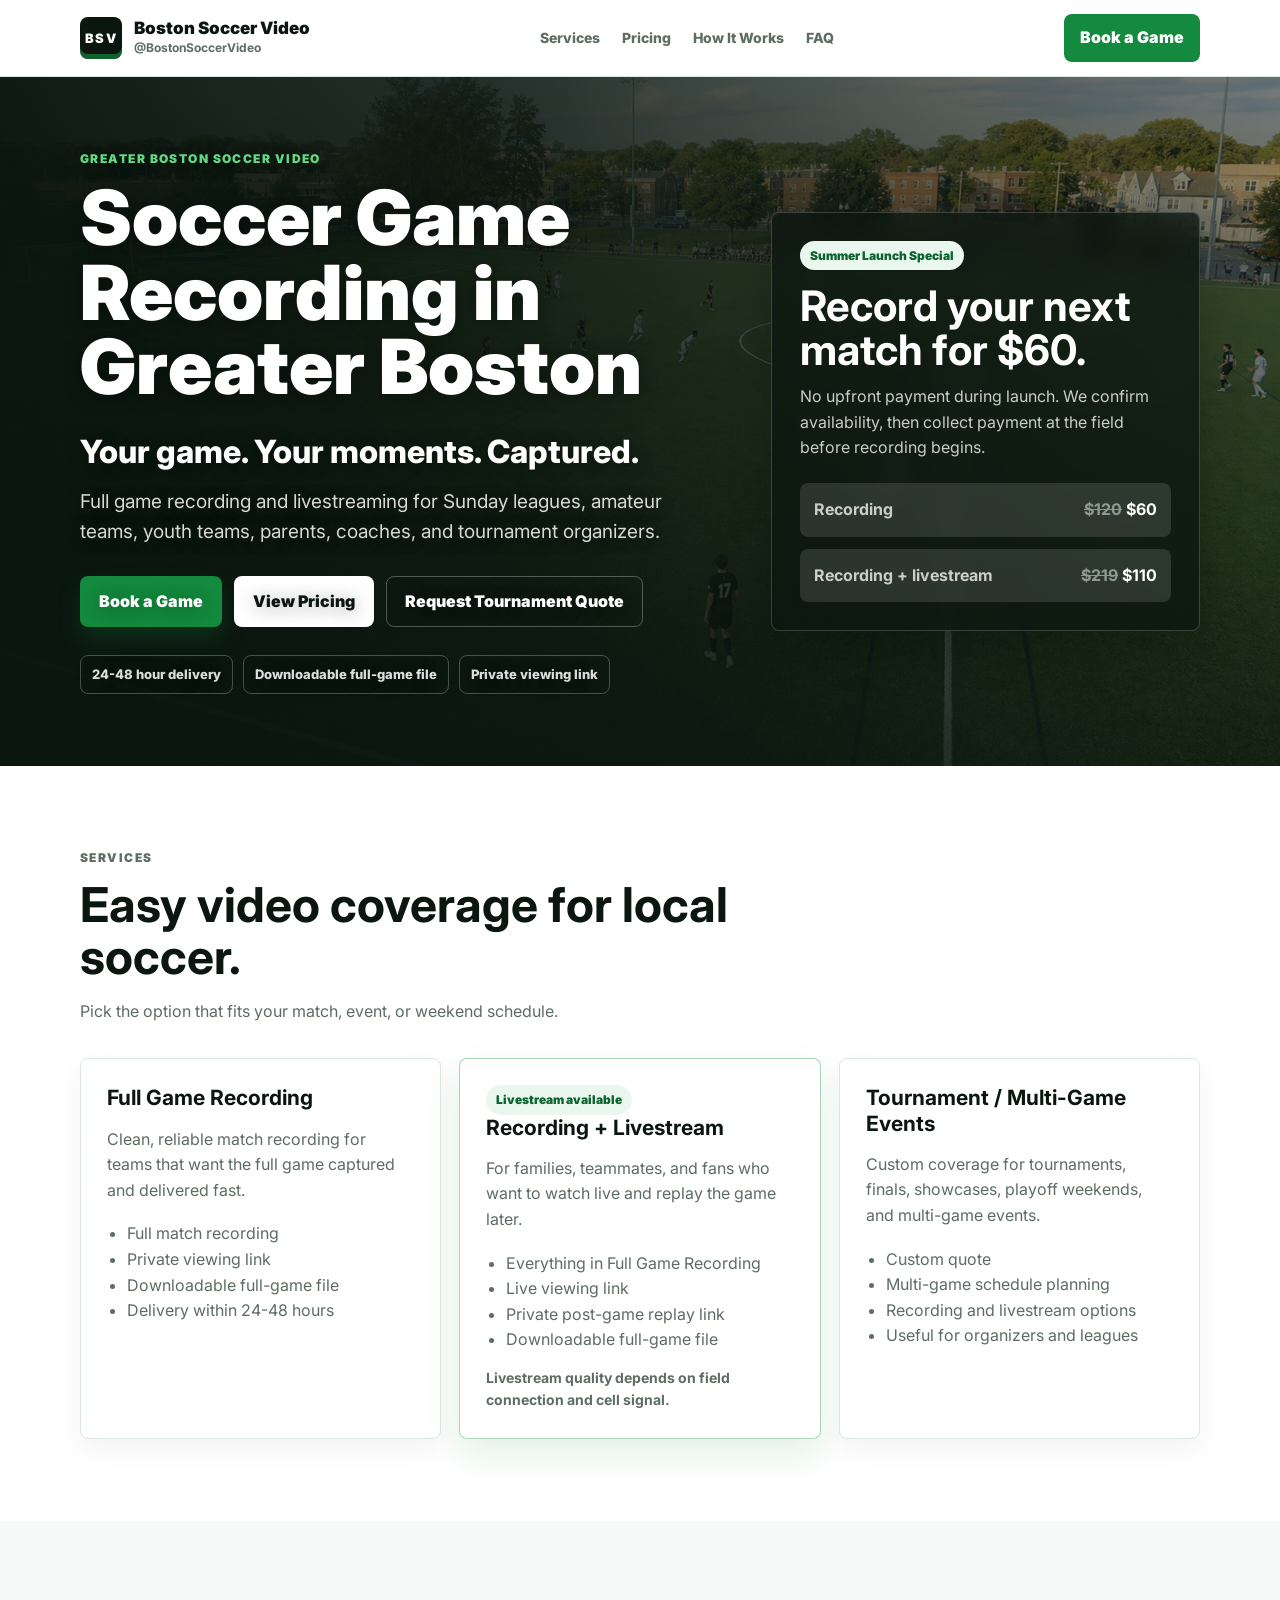
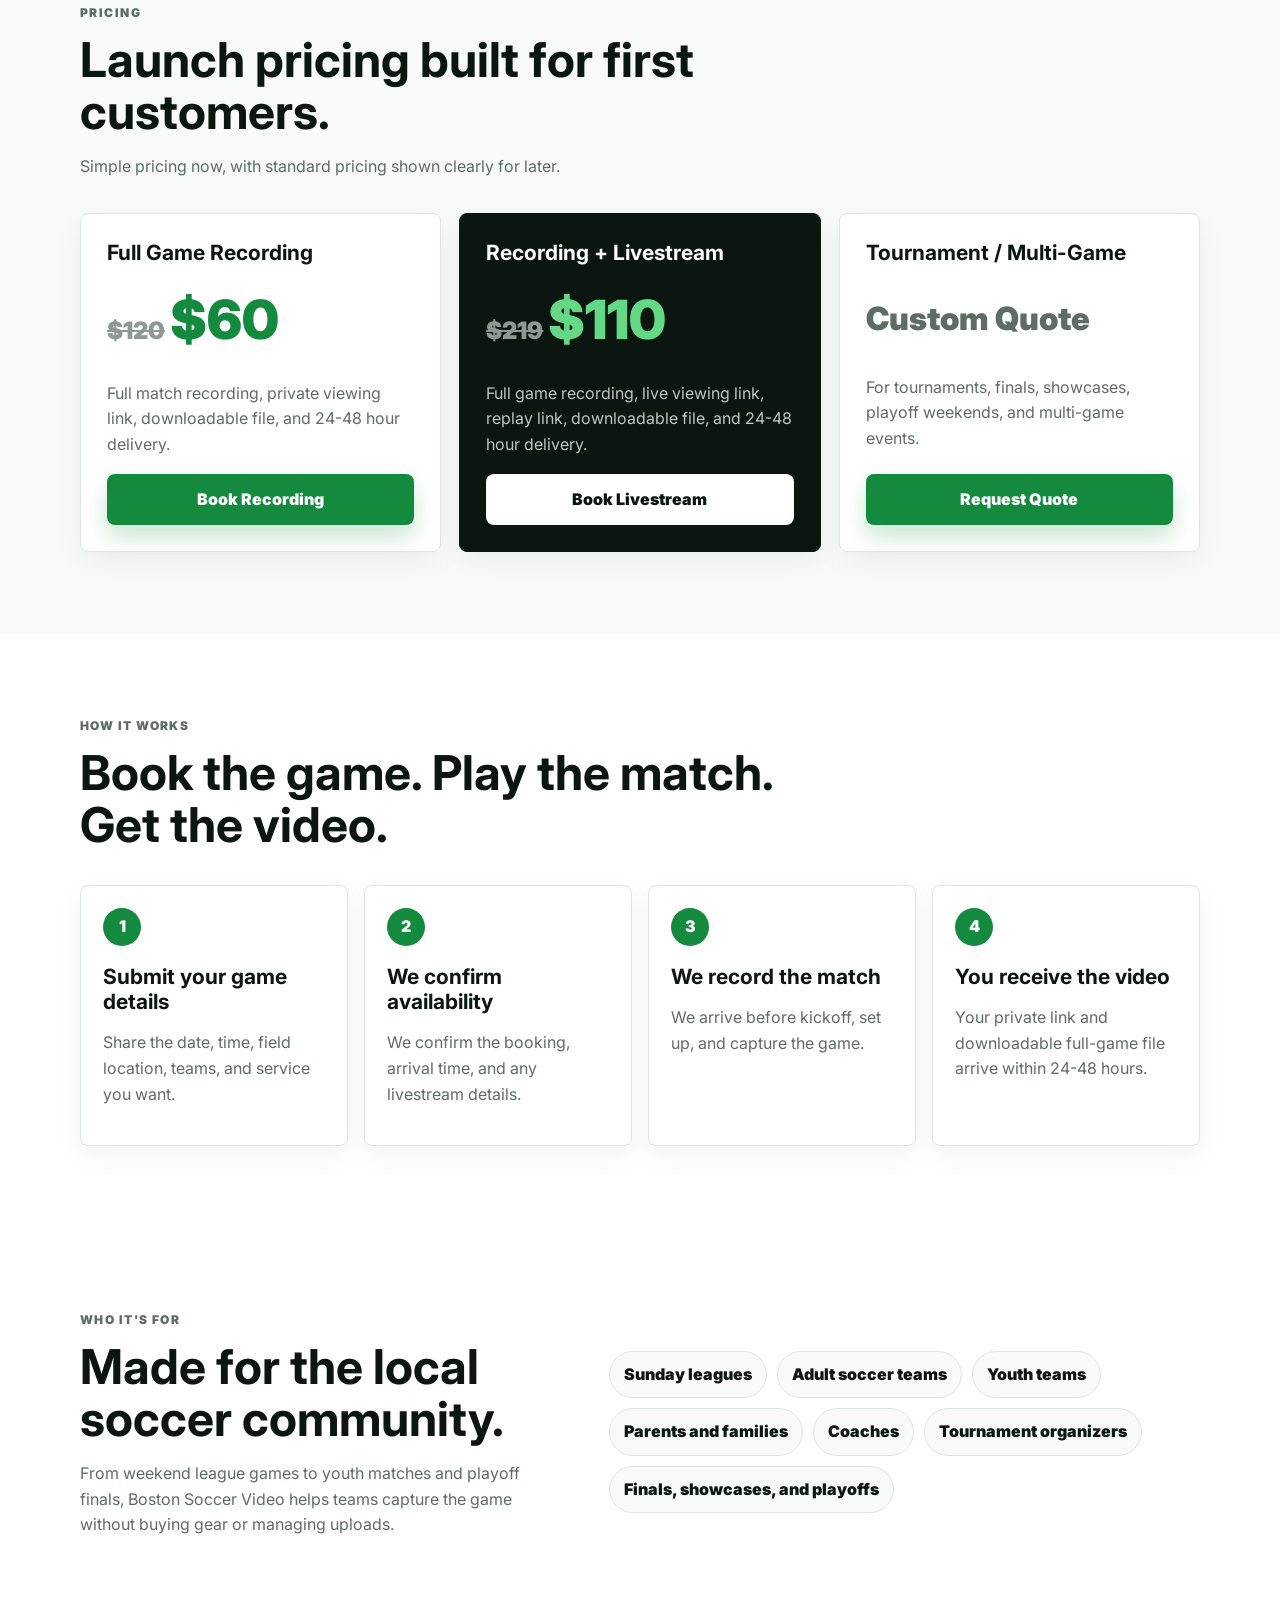
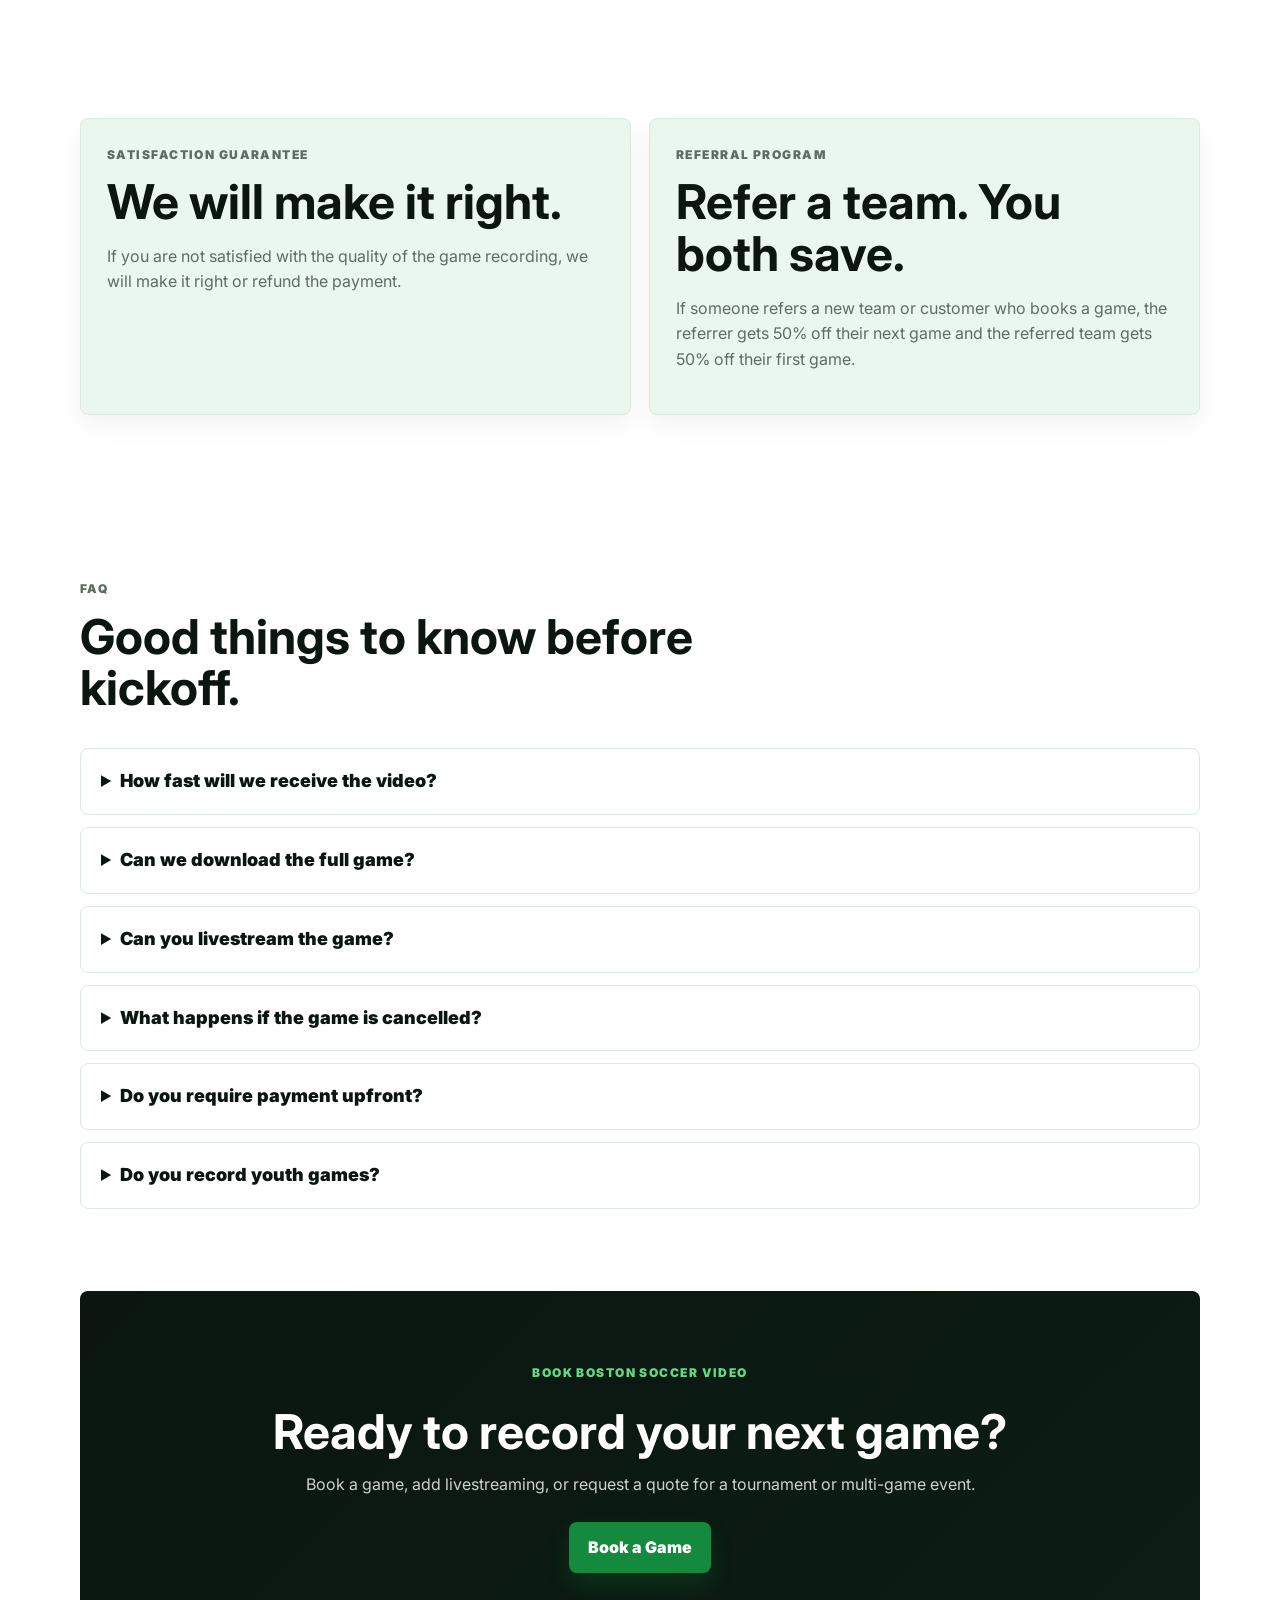
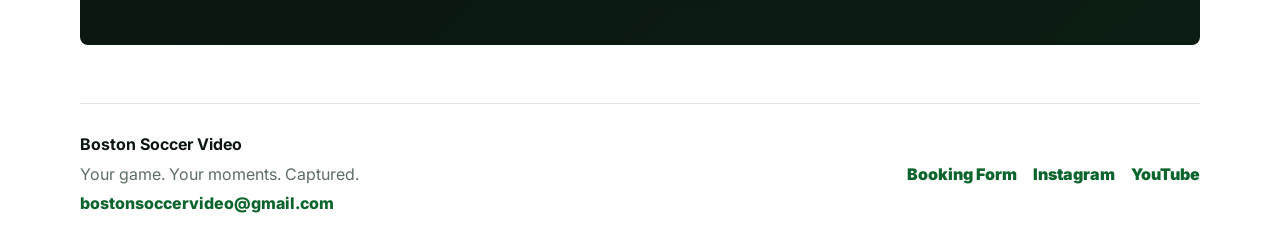
<file: index.html>
<!DOCTYPE html>
<html lang="en">
<head>
  <meta charset="UTF-8" />
  <meta name="viewport" content="width=device-width, initial-scale=1.0" />
  <title>Boston Soccer Video | Soccer Game Recording in Greater Boston</title>
  <meta name="description" content="Boston Soccer Video records and livestreams soccer games for adult leagues, youth teams, parents, coaches, and tournaments across Greater Boston." />
  <meta name="keywords" content="Boston soccer video, soccer game recording Boston, soccer livestream Boston, youth soccer video, adult soccer league video, tournament video Boston" />
  <meta name="author" content="Boston Soccer Video" />
  <meta name="robots" content="index, follow" />
  <link rel="canonical" href="https://bostonsoccervideo.com/" />
  <meta property="og:title" content="Boston Soccer Video" />
  <meta property="og:description" content="Soccer game recording and livestreaming in Greater Boston. Your game. Your moments. Captured." />
  <meta property="og:type" content="website" />
  <meta property="og:url" content="https://bostonsoccervideo.com/" />
  <meta property="og:site_name" content="Boston Soccer Video" />
  <meta name="twitter:card" content="summary" />
  <meta name="twitter:title" content="Boston Soccer Video" />
  <meta name="twitter:description" content="Soccer game recording and livestreaming in Greater Boston. Your game. Your moments. Captured." />
  <meta name="theme-color" content="#0b1610" />
  <link rel="icon" href="/favicon.svg" type="image/svg+xml" />
  <link rel="preload" as="image" href="assets/hero-match-footage.jpg" />
  <link rel="preconnect" href="https://fonts.googleapis.com" />
  <link rel="preconnect" href="https://fonts.gstatic.com" crossorigin />
  <link href="https://fonts.googleapis.com/css2?family=Inter:wght@400;500;600;700;800;900&display=swap" rel="stylesheet" />
  <link rel="stylesheet" href="styles.css" />
  <!-- Google Analytics: edit this ID if you move to a different GA4 property. -->
  <script async src="https://www.googletagmanager.com/gtag/js?id=G-QSDLM5F65W"></script>
  <script>
    window.dataLayer = window.dataLayer || [];
    function gtag(){dataLayer.push(arguments);}
    gtag('js', new Date());
    gtag('config', 'G-QSDLM5F65W');
  </script>
  <script type="application/ld+json">
    {
      "@context": "https://schema.org",
      "@type": "LocalBusiness",
      "name": "Boston Soccer Video",
      "url": "https://bostonsoccervideo.com/",
      "email": "bostonsoccervideo@gmail.com",
      "description": "Soccer game recording and livestreaming service for adult leagues, youth teams, parents, coaches, and tournaments across Greater Boston.",
      "slogan": "Your game. Your moments. Captured.",
      "areaServed": [
        {
          "@type": "Place",
          "name": "Greater Boston"
        }
      ],
      "sameAs": [
        "https://instagram.com/BostonSoccerVideo",
        "https://youtube.com/@BostonSoccerVideo"
      ],
      "makesOffer": [
        {
          "@type": "Offer",
          "name": "Full Game Recording",
          "price": "60",
          "priceCurrency": "USD",
          "description": "Launch special for full soccer game recording with private viewing link, downloadable full-game file, and 24-48 hour delivery."
        },
        {
          "@type": "Offer",
          "name": "Full Game Recording + Livestream",
          "price": "110",
          "priceCurrency": "USD",
          "description": "Launch special for full soccer game recording plus livestream, replay link, downloadable full-game file, and 24-48 hour delivery."
        },
        {
          "@type": "Offer",
          "name": "Tournament / Multi-Game Events",
          "description": "Custom quote for tournaments, finals, showcases, playoff weekends, and multi-game events."
        }
      ]
    }
  </script>
</head>
<body>
  <!-- Edit this link if your booking form changes. -->
  <header class="site-header">
    <nav class="nav" aria-label="Main navigation">
      <a href="#top" class="brand" aria-label="Boston Soccer Video home">
        <span class="brand-mark" aria-hidden="true">BSV</span>
        <span>
          <span class="brand-name">Boston Soccer Video</span>
          <span class="brand-handle">@BostonSoccerVideo</span>
        </span>
      </a>

      <div class="nav-links">
        <a href="#services">Services</a>
        <a href="#pricing">Pricing</a>
        <a href="#how-it-works">How It Works</a>
        <a href="#faq">FAQ</a>
      </div>

      <a class="nav-cta" href="https://docs.google.com/forms/d/e/1FAIpQLSeGYXacBFH2ibhhshI8tlxww7L6VeLYNXLOAt63K0iskeqm-w/viewform" target="_blank" rel="noopener">Book a Game</a>
    </nav>
  </header>

  <main id="top">
    <section class="hero" aria-labelledby="hero-title">
      <div class="hero-inner">
        <div class="hero-copy">
          <p class="eyebrow">Greater Boston soccer video</p>
          <h1 id="hero-title">Soccer Game Recording in Greater Boston</h1>
          <p class="tagline">Your game. Your moments. Captured.</p>
          <p class="hero-text">
            Full game recording and livestreaming for Sunday leagues, amateur teams, youth teams,
            parents, coaches, and tournament organizers.
          </p>

          <div class="hero-actions" aria-label="Primary actions">
            <a class="btn btn-primary" href="https://docs.google.com/forms/d/e/1FAIpQLSeGYXacBFH2ibhhshI8tlxww7L6VeLYNXLOAt63K0iskeqm-w/viewform" target="_blank" rel="noopener">Book a Game</a>
            <a class="btn btn-secondary" href="#pricing">View Pricing</a>
            <a class="btn btn-ghost" href="https://docs.google.com/forms/d/e/1FAIpQLSeGYXacBFH2ibhhshI8tlxww7L6VeLYNXLOAt63K0iskeqm-w/viewform" target="_blank" rel="noopener">Request Tournament Quote</a>
          </div>

          <ul class="proof-points" aria-label="Included benefits">
            <li>24-48 hour delivery</li>
            <li>Downloadable full-game file</li>
            <li>Private viewing link</li>
          </ul>
        </div>

        <aside class="hero-panel" aria-label="Summer launch special">
          <span class="panel-label">Summer Launch Special</span>
          <h2>Record your next match for $60.</h2>
          <p>
            No upfront payment during launch. We confirm availability, then collect payment at
            the field before recording begins.
          </p>
          <div class="mini-prices">
            <div>
              <span>Recording</span>
              <strong><s>$120</s> $60</strong>
            </div>
            <div>
              <span>Recording + livestream</span>
              <strong><s>$219</s> $110</strong>
            </div>
          </div>
        </aside>
      </div>
    </section>

    <section id="services" class="section" aria-labelledby="services-title">
      <div class="section-heading">
        <p class="eyebrow">Services</p>
        <h2 id="services-title">Easy video coverage for local soccer.</h2>
        <p>Pick the option that fits your match, event, or weekend schedule.</p>
      </div>

      <div class="card-grid three-column">
        <article class="card">
          <h3>Full Game Recording</h3>
          <p>Clean, reliable match recording for teams that want the full game captured and delivered fast.</p>
          <ul>
            <li>Full match recording</li>
            <li>Private viewing link</li>
            <li>Downloadable full-game file</li>
            <li>Delivery within 24-48 hours</li>
          </ul>
        </article>

        <article class="card card-featured">
          <span class="pill">Livestream available</span>
          <h3>Recording + Livestream</h3>
          <p>For families, teammates, and fans who want to watch live and replay the game later.</p>
          <ul>
            <li>Everything in Full Game Recording</li>
            <li>Live viewing link</li>
            <li>Private post-game replay link</li>
            <li>Downloadable full-game file</li>
          </ul>
          <p class="small-note">Livestream quality depends on field connection and cell signal.</p>
        </article>

        <article class="card">
          <h3>Tournament / Multi-Game Events</h3>
          <p>Custom coverage for tournaments, finals, showcases, playoff weekends, and multi-game events.</p>
          <ul>
            <li>Custom quote</li>
            <li>Multi-game schedule planning</li>
            <li>Recording and livestream options</li>
            <li>Useful for organizers and leagues</li>
          </ul>
        </article>
      </div>
    </section>

    <section id="pricing" class="section section-band" aria-labelledby="pricing-title">
      <div class="section-heading">
        <p class="eyebrow">Pricing</p>
        <h2 id="pricing-title">Launch pricing built for first customers.</h2>
        <p>Simple pricing now, with standard pricing shown clearly for later.</p>
      </div>

      <div class="card-grid pricing-grid">
        <article class="price-card">
          <h3>Full Game Recording</h3>
          <!-- Edit pricing here when the launch special ends. -->
          <p class="price"><s>$120</s> <span>$60</span></p>
          <p>Full match recording, private viewing link, downloadable file, and 24-48 hour delivery.</p>
          <a class="btn btn-primary btn-full" href="https://docs.google.com/forms/d/e/1FAIpQLSeGYXacBFH2ibhhshI8tlxww7L6VeLYNXLOAt63K0iskeqm-w/viewform" target="_blank" rel="noopener">Book Recording</a>
        </article>

        <article class="price-card price-card-dark">
          <h3>Recording + Livestream</h3>
          <!-- Edit pricing here when the launch special ends. -->
          <p class="price"><s>$219</s> <span>$110</span></p>
          <p>Full game recording, live viewing link, replay link, downloadable file, and 24-48 hour delivery.</p>
          <a class="btn btn-light btn-full" href="https://docs.google.com/forms/d/e/1FAIpQLSeGYXacBFH2ibhhshI8tlxww7L6VeLYNXLOAt63K0iskeqm-w/viewform" target="_blank" rel="noopener">Book Livestream</a>
        </article>

        <article class="price-card">
          <h3>Tournament / Multi-Game</h3>
          <p class="price custom-price">Custom Quote</p>
          <p>For tournaments, finals, showcases, playoff weekends, and multi-game events.</p>
          <a class="btn btn-primary btn-full" href="https://docs.google.com/forms/d/e/1FAIpQLSeGYXacBFH2ibhhshI8tlxww7L6VeLYNXLOAt63K0iskeqm-w/viewform" target="_blank" rel="noopener">Request Quote</a>
        </article>
      </div>
    </section>

    <section id="how-it-works" class="section" aria-labelledby="steps-title">
      <div class="section-heading">
        <p class="eyebrow">How It Works</p>
        <h2 id="steps-title">Book the game. Play the match. Get the video.</h2>
      </div>

      <ol class="steps">
        <li>
          <span>1</span>
          <h3>Submit your game details</h3>
          <p>Share the date, time, field location, teams, and service you want.</p>
        </li>
        <li>
          <span>2</span>
          <h3>We confirm availability</h3>
          <p>We confirm the booking, arrival time, and any livestream details.</p>
        </li>
        <li>
          <span>3</span>
          <h3>We record the match</h3>
          <p>We arrive before kickoff, set up, and capture the game.</p>
        </li>
        <li>
          <span>4</span>
          <h3>You receive the video</h3>
          <p>Your private link and downloadable full-game file arrive within 24-48 hours.</p>
        </li>
      </ol>
    </section>

    <section class="section audience-section" aria-labelledby="audience-title">
      <div>
        <p class="eyebrow">Who It's For</p>
        <h2 id="audience-title">Made for the local soccer community.</h2>
        <p>
          From weekend league games to youth matches and playoff finals, Boston Soccer Video helps
          teams capture the game without buying gear or managing uploads.
        </p>
      </div>
      <ul class="tag-list" aria-label="Customer types">
        <li>Sunday leagues</li>
        <li>Adult soccer teams</li>
        <li>Youth teams</li>
        <li>Parents and families</li>
        <li>Coaches</li>
        <li>Tournament organizers</li>
        <li>Finals, showcases, and playoffs</li>
      </ul>
    </section>

    <section class="section trust-section" aria-label="Guarantee and referral program">
      <article>
        <p class="eyebrow">Satisfaction Guarantee</p>
        <h2>We will make it right.</h2>
        <p>
          If you are not satisfied with the quality of the game recording, we will make it right
          or refund the payment.
        </p>
      </article>

      <article>
        <p class="eyebrow">Referral Program</p>
        <h2>Refer a team. You both save.</h2>
        <p>
          If someone refers a new team or customer who books a game, the referrer gets 50% off
          their next game and the referred team gets 50% off their first game.
        </p>
      </article>
    </section>

    <section id="faq" class="section faq-section" aria-labelledby="faq-title">
      <div class="section-heading">
        <p class="eyebrow">FAQ</p>
        <h2 id="faq-title">Good things to know before kickoff.</h2>
      </div>

      <div class="faq-list">
        <details>
          <summary>How fast will we receive the video?</summary>
          <p>Most videos are delivered within 24-48 hours after the game.</p>
        </details>
        <details>
          <summary>Can we download the full game?</summary>
          <p>Yes. Each recording includes a private viewing link and a downloadable full-game file.</p>
        </details>
        <details>
          <summary>Can you livestream the game?</summary>
          <p>Yes. Livestreaming is available, but quality depends on the field connection and cell signal.</p>
        </details>
        <details>
          <summary>What happens if the game is cancelled?</summary>
          <p>If a game is cancelled due to weather, field conditions, or schedule changes, the booking can be rescheduled at no additional cost.</p>
        </details>
        <details>
          <summary>Do you require payment upfront?</summary>
          <p>No upfront payment is required during the launch stage. Payment is collected at the start of the game before recording begins.</p>
        </details>
        <details>
          <summary>Do you record youth games?</summary>
          <p>Yes. Youth games can be recorded when the team, parent, coach, league, or organizer has permission for recording.</p>
        </details>
      </div>
    </section>

    <section class="final-cta" aria-labelledby="final-cta-title">
      <p class="eyebrow">Book Boston Soccer Video</p>
      <h2 id="final-cta-title">Ready to record your next game?</h2>
      <p>Book a game, add livestreaming, or request a quote for a tournament or multi-game event.</p>
      <a class="btn btn-primary" href="https://docs.google.com/forms/d/e/1FAIpQLSeGYXacBFH2ibhhshI8tlxww7L6VeLYNXLOAt63K0iskeqm-w/viewform" target="_blank" rel="noopener">Book a Game</a>
    </section>
  </main>

  <footer class="footer">
    <div>
      <strong>Boston Soccer Video</strong>
      <p>Your game. Your moments. Captured.</p>
      <!-- Edit this email if your business email changes. -->
      <p><a class="footer-email" href="mailto:bostonsoccervideo@gmail.com">bostonsoccervideo@gmail.com</a></p>
    </div>

    <div class="footer-links">
      <a href="https://docs.google.com/forms/d/e/1FAIpQLSeGYXacBFH2ibhhshI8tlxww7L6VeLYNXLOAt63K0iskeqm-w/viewform" target="_blank" rel="noopener">Booking Form</a>
      <a href="https://instagram.com/BostonSoccerVideo" target="_blank" rel="noopener">Instagram</a>
      <a href="https://youtube.com/@BostonSoccerVideo" target="_blank" rel="noopener">YouTube</a>
      <!-- Add your Facebook URL here when it is ready. -->
    </div>
  </footer>
</body>
</html>
</file>
<file: styles.css>
:root {
  --ink: #0b1610;
  --ink-soft: #1b2b22;
  --field: #138a3d;
  --field-dark: #0c642d;
  --field-light: #e9f7ee;
  --white: #ffffff;
  --paper: #f7faf8;
  --line: #dce8df;
  --muted: #5d6d63;
  --shadow: 0 18px 42px rgba(11, 22, 16, 0.12);
}

* {
  box-sizing: border-box;
}

html {
  scroll-behavior: smooth;
}

body {
  margin: 0;
  color: var(--ink);
  background: var(--white);
  font-family: "Inter", Arial, sans-serif;
  line-height: 1.6;
}

img,
svg {
  max-width: 100%;
}

a {
  color: inherit;
}

.site-header {
  position: sticky;
  top: 0;
  z-index: 20;
  background: rgba(255, 255, 255, 0.94);
  border-bottom: 1px solid var(--line);
  backdrop-filter: blur(12px);
}

.nav {
  width: min(1120px, calc(100% - 32px));
  margin: 0 auto;
  min-height: 76px;
  display: flex;
  align-items: center;
  justify-content: space-between;
  gap: 20px;
}

.brand {
  display: inline-flex;
  align-items: center;
  gap: 12px;
  text-decoration: none;
}

.brand-mark {
  width: 42px;
  height: 42px;
  display: grid;
  place-items: center;
  flex: 0 0 auto;
  border-radius: 8px;
  background: var(--ink);
  color: var(--white);
  font-size: 13px;
  font-weight: 900;
  letter-spacing: 0.08em;
  box-shadow: inset 0 -5px 0 rgba(19, 138, 61, 0.65);
}

.brand-name,
.brand-handle {
  display: block;
}

.brand-name {
  font-size: 17px;
  font-weight: 900;
  line-height: 1.1;
}

.brand-handle {
  color: var(--muted);
  font-size: 12px;
  font-weight: 700;
}

.nav-links {
  display: flex;
  align-items: center;
  gap: 22px;
  color: var(--muted);
  font-size: 14px;
  font-weight: 800;
}

.nav-links a {
  text-decoration: none;
}

.nav-links a:hover {
  color: var(--field-dark);
}

.nav-cta,
.btn {
  display: inline-flex;
  align-items: center;
  justify-content: center;
  border: 1px solid transparent;
  border-radius: 8px;
  text-decoration: none;
  font-weight: 900;
  transition: transform 160ms ease, box-shadow 160ms ease, background 160ms ease;
}

.nav-cta {
  padding: 10px 15px;
  background: var(--field);
  color: var(--white);
}

.btn {
  min-height: 48px;
  padding: 12px 18px;
}

.btn:hover,
.nav-cta:hover {
  transform: translateY(-1px);
}

.btn-primary {
  background: var(--field);
  color: var(--white);
  box-shadow: 0 12px 22px rgba(19, 138, 61, 0.22);
}

.btn-primary:hover,
.nav-cta:hover {
  background: var(--field-dark);
}

.btn-secondary {
  background: var(--white);
  color: var(--ink);
}

.btn-ghost {
  border-color: rgba(255, 255, 255, 0.28);
  color: var(--white);
}

.btn-light {
  background: var(--white);
  color: var(--ink);
}

.btn-full {
  width: 100%;
}

.hero {
  position: relative;
  overflow: hidden;
  color: var(--white);
  background: #0b1610;
}

.hero::before,
.hero::after {
  content: "";
  position: absolute;
  inset: 0;
}

.hero::before {
  background-image: url("assets/hero-match-footage.jpg");
  background-position: center;
  background-size: cover;
  transform: scale(1.06);
}

.hero::after {
  background:
    linear-gradient(90deg, rgba(11, 22, 16, 0.95) 0%, rgba(11, 22, 16, 0.8) 43%, rgba(11, 22, 16, 0.36) 100%),
    linear-gradient(rgba(11, 22, 16, 0.08), rgba(11, 22, 16, 0.58));
}

.hero-inner {
  position: relative;
  z-index: 1;
  width: min(1120px, calc(100% - 32px));
  min-height: 680px;
  margin: 0 auto;
  padding: 72px 0;
  display: grid;
  grid-template-columns: minmax(0, 1.2fr) minmax(300px, 0.8fr);
  align-items: center;
  gap: 48px;
}

.hero-copy {
  text-shadow: 0 2px 18px rgba(0, 0, 0, 0.38);
}

.eyebrow {
  margin: 0 0 12px;
  color: var(--field);
  font-size: 12px;
  font-weight: 900;
  letter-spacing: 0.12em;
  text-transform: uppercase;
}

.hero .eyebrow,
.final-cta .eyebrow {
  color: #63d986;
}

h1,
h2,
h3,
p {
  overflow-wrap: anywhere;
}

h1 {
  max-width: 760px;
  margin: 0;
  font-size: clamp(42px, 7vw, 76px);
  line-height: 0.98;
  font-weight: 900;
  letter-spacing: 0;
}

.tagline {
  margin: 22px 0 10px;
  font-size: clamp(22px, 3vw, 32px);
  font-weight: 800;
}

.hero-text {
  max-width: 670px;
  margin: 0 0 28px;
  color: rgba(255, 255, 255, 0.84);
  font-size: 19px;
}

.hero-actions {
  display: flex;
  flex-wrap: wrap;
  gap: 12px;
}

.proof-points {
  display: flex;
  flex-wrap: wrap;
  gap: 10px;
  padding: 0;
  margin: 28px 0 0;
  list-style: none;
}

.proof-points li {
  border: 1px solid rgba(255, 255, 255, 0.25);
  border-radius: 8px;
  padding: 8px 11px;
  color: rgba(255, 255, 255, 0.86);
  font-size: 13px;
  font-weight: 800;
}

.hero-panel {
  padding: 28px;
  border: 1px solid rgba(255, 255, 255, 0.18);
  border-radius: 8px;
  background: rgba(11, 22, 16, 0.74);
  box-shadow: 0 18px 42px rgba(0, 0, 0, 0.24);
  backdrop-filter: blur(12px);
}

.panel-label,
.pill {
  display: inline-flex;
  width: fit-content;
  border-radius: 999px;
  padding: 5px 10px;
  background: var(--field-light);
  color: var(--field-dark);
  font-size: 12px;
  font-weight: 900;
}

.hero-panel h2 {
  margin: 14px 0 12px;
  color: var(--white);
  font-size: clamp(28px, 4vw, 42px);
  line-height: 1.05;
}

.hero-panel p {
  margin: 0;
  color: rgba(255, 255, 255, 0.78);
}

.mini-prices {
  display: grid;
  gap: 12px;
  margin-top: 22px;
}

.mini-prices div {
  display: flex;
  justify-content: space-between;
  gap: 18px;
  padding: 14px;
  border-radius: 8px;
  background: rgba(255, 255, 255, 0.12);
}

.mini-prices span {
  color: rgba(255, 255, 255, 0.76);
  font-weight: 700;
}

.mini-prices strong {
  white-space: nowrap;
}

s {
  color: #8d9a91;
}

.section,
.final-cta,
.footer {
  width: min(1120px, calc(100% - 32px));
  margin: 0 auto;
}

.section {
  padding: 82px 0;
}

.section-band {
  width: 100%;
  max-width: none;
  background: var(--paper);
  padding-left: max(16px, calc((100vw - 1120px) / 2));
  padding-right: max(16px, calc((100vw - 1120px) / 2));
}

.section-heading {
  max-width: 720px;
  margin-bottom: 34px;
}

.section-heading h2,
.audience-section h2,
.trust-section h2,
.final-cta h2 {
  margin: 0 0 14px;
  font-size: clamp(30px, 4vw, 48px);
  line-height: 1.08;
  letter-spacing: 0;
}

.section-heading p,
.audience-section p,
.trust-section p,
.faq-list p,
.price-card p,
.card p,
.card li,
.steps p {
  color: var(--muted);
}

.card-grid {
  display: grid;
  gap: 18px;
}

.three-column,
.pricing-grid {
  grid-template-columns: repeat(3, minmax(0, 1fr));
}

.card,
.price-card,
.steps li,
.trust-section article {
  border: 1px solid var(--line);
  border-radius: 8px;
  background: var(--white);
  box-shadow: 0 10px 28px rgba(11, 22, 16, 0.05);
}

.card,
.price-card,
.trust-section article {
  padding: 26px;
}

.card-featured {
  border-color: rgba(19, 138, 61, 0.35);
  box-shadow: 0 16px 36px rgba(19, 138, 61, 0.12);
}

.card h3,
.price-card h3,
.steps h3 {
  margin: 0 0 10px;
  font-size: 21px;
  line-height: 1.2;
}

.card ul {
  padding-left: 20px;
  margin: 18px 0 0;
}

.small-note {
  margin-bottom: 0;
  font-size: 14px;
  font-weight: 700;
}

.price-card {
  display: flex;
  flex-direction: column;
}

.price-card p:not(.price) {
  flex: 1;
}

.price-card-dark {
  border-color: var(--ink);
  background: var(--ink);
  color: var(--white);
}

.price-card-dark p:not(.price) {
  color: rgba(255, 255, 255, 0.75);
}

.price {
  margin: 18px 0 14px;
  color: var(--ink);
  font-size: 24px;
  font-weight: 900;
}

.price span {
  color: var(--field);
  font-size: 54px;
  line-height: 1;
}

.price-card-dark .price {
  color: var(--white);
}

.price-card-dark .price span {
  color: #63d986;
}

.custom-price {
  color: var(--field-dark);
  font-size: 32px;
}

.steps {
  display: grid;
  grid-template-columns: repeat(4, minmax(0, 1fr));
  gap: 16px;
  padding: 0;
  margin: 0;
  list-style: none;
}

.steps li {
  padding: 22px;
}

.steps span {
  width: 38px;
  height: 38px;
  display: grid;
  place-items: center;
  margin-bottom: 18px;
  border-radius: 999px;
  background: var(--field);
  color: var(--white);
  font-weight: 900;
}

.audience-section {
  display: grid;
  grid-template-columns: 0.9fr 1.1fr;
  align-items: center;
  gap: 46px;
}

.tag-list {
  display: flex;
  flex-wrap: wrap;
  gap: 10px;
  padding: 0;
  margin: 0;
  list-style: none;
}

.tag-list li {
  border: 1px solid var(--line);
  border-radius: 999px;
  background: var(--paper);
  padding: 10px 14px;
  font-weight: 900;
}

.trust-section {
  display: grid;
  grid-template-columns: repeat(2, minmax(0, 1fr));
  gap: 18px;
}

.trust-section article {
  background: var(--field-light);
}

.faq-list {
  display: grid;
  gap: 12px;
}

details {
  border: 1px solid var(--line);
  border-radius: 8px;
  background: var(--white);
  padding: 18px 20px;
}

summary {
  cursor: pointer;
  color: var(--ink);
  font-size: 18px;
  font-weight: 900;
}

details p {
  margin: 12px 0 0;
}

.final-cta {
  margin-bottom: 58px;
  padding: 72px 24px;
  border-radius: 8px;
  color: var(--white);
  text-align: center;
  background:
    linear-gradient(rgba(11, 22, 16, 0.9), rgba(11, 22, 16, 0.9)),
    linear-gradient(135deg, #0b1610, #135e30);
}

.final-cta p {
  max-width: 680px;
  margin: 0 auto 24px;
  color: rgba(255, 255, 255, 0.8);
}

.footer {
  display: flex;
  justify-content: space-between;
  gap: 22px;
  padding: 28px 0;
  border-top: 1px solid var(--line);
}

.footer strong {
  display: block;
  color: var(--ink);
}

.footer p {
  margin: 4px 0 0;
  color: var(--muted);
}

.footer-email {
  color: var(--field-dark);
  font-weight: 800;
  text-decoration: none;
}

.footer-email:hover,
.footer-links a:hover {
  text-decoration: underline;
}

.footer-links {
  display: flex;
  flex-wrap: wrap;
  gap: 16px;
  align-items: center;
}

.footer-links a {
  color: var(--field-dark);
  font-weight: 900;
  text-decoration: none;
}

@media (max-width: 900px) {
  .nav {
    flex-wrap: wrap;
    padding: 12px 0;
  }

  .nav-links {
    order: 3;
    width: 100%;
    overflow-x: auto;
    padding-bottom: 2px;
  }

  .hero-inner,
  .three-column,
  .pricing-grid,
  .steps,
  .audience-section,
  .trust-section {
    grid-template-columns: 1fr;
  }

  .hero-inner {
    min-height: auto;
    padding: 58px 0;
  }
}

@media (max-width: 620px) {
  .nav {
    width: min(100% - 24px, 1120px);
  }

  .brand-mark {
    width: 38px;
    height: 38px;
  }

  .brand-name {
    font-size: 15px;
  }

  .nav-cta {
    width: 100%;
  }

  .nav-links {
    gap: 16px;
    font-size: 13px;
  }

  .hero-actions .btn {
    width: 100%;
  }

  .section,
  .final-cta,
  .footer {
    width: min(100% - 24px, 1120px);
  }

  .section {
    padding: 60px 0;
  }

  .section-band {
    width: 100%;
    padding-left: 12px;
    padding-right: 12px;
  }

  .hero-panel,
  .card,
  .price-card,
  .trust-section article {
    padding: 22px;
  }

  .mini-prices div,
  .footer {
    flex-direction: column;
  }

  .price span {
    display: block;
    margin-top: 4px;
    font-size: 48px;
  }
}
</file>
